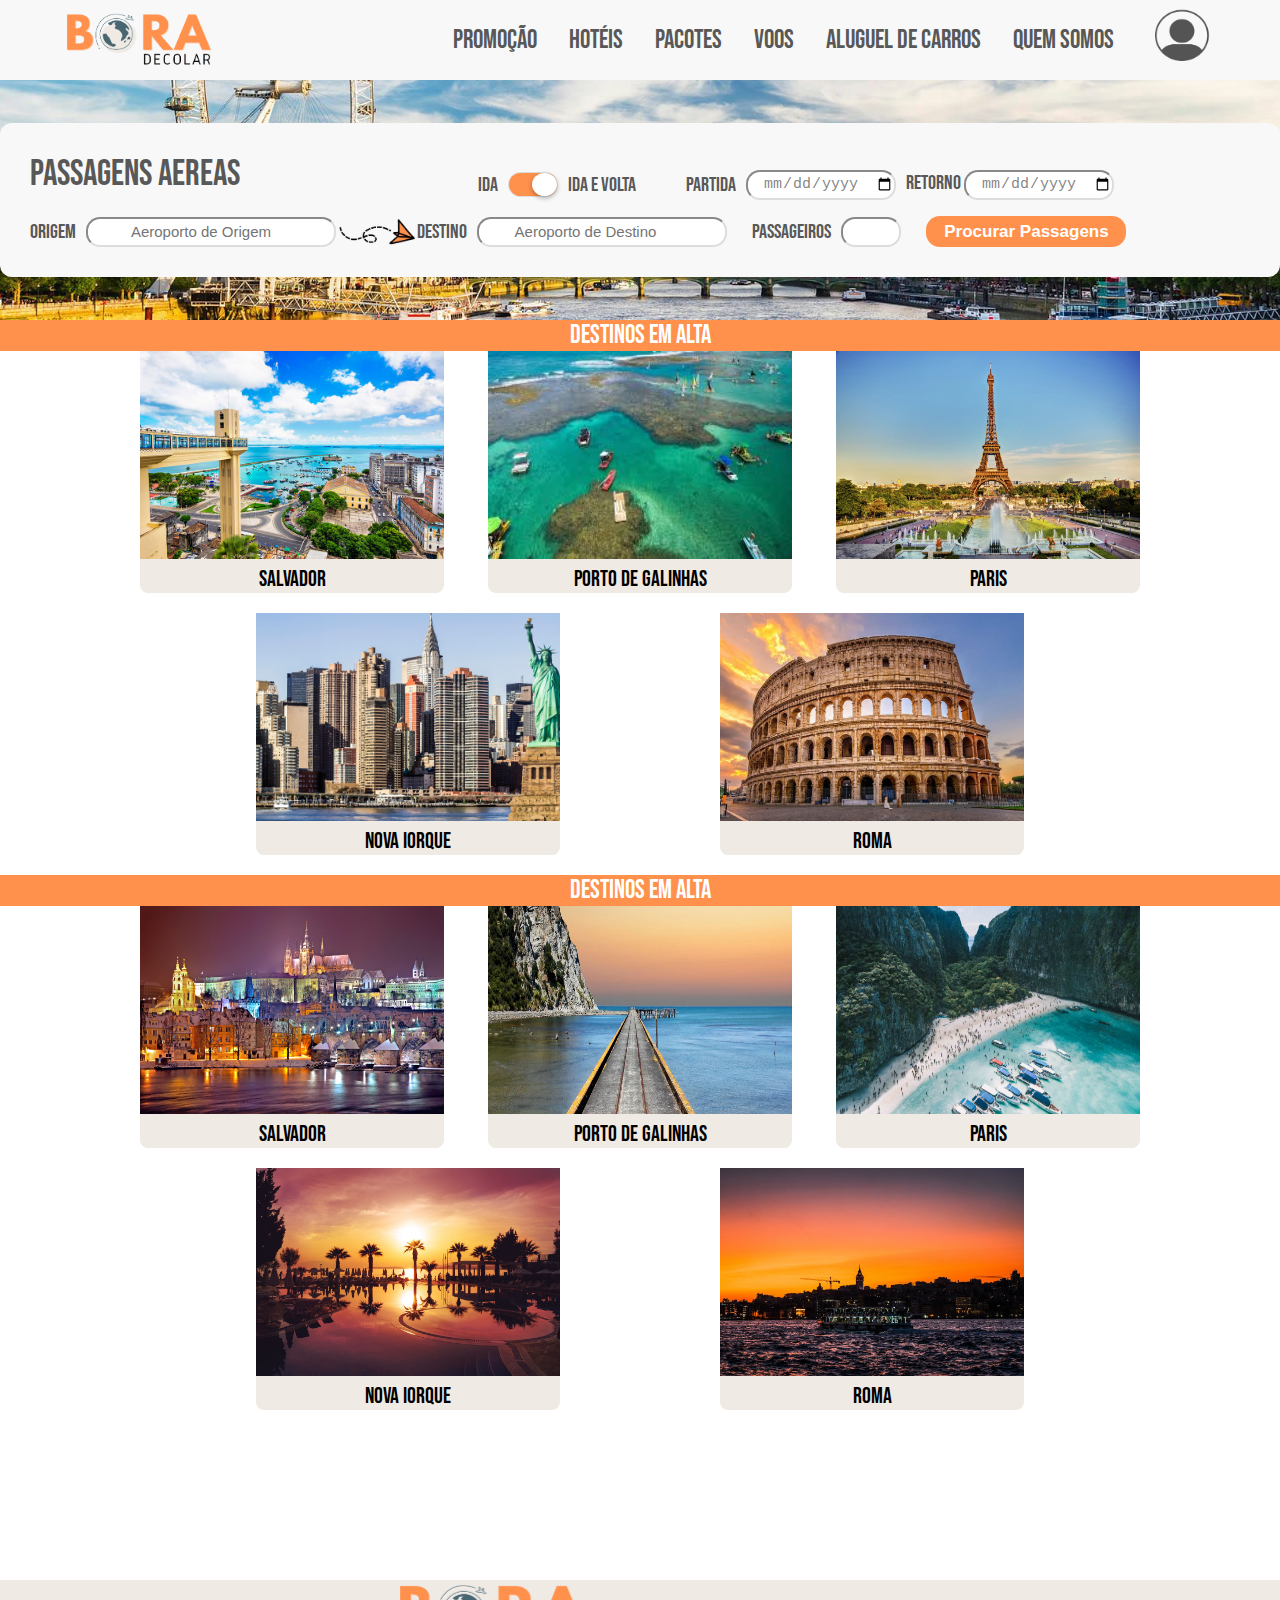
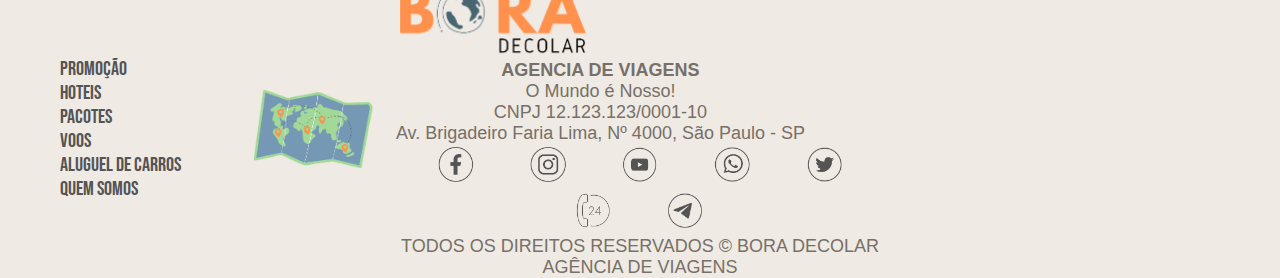
<file: index.html>
<!DOCTYPE html>
<html lang="en">
<head>
    <meta charset="UTF-8">
    <meta http-equiv="X-UA-Compatible" content="IE=edge">
    <meta name="viewport" content="width=device-width, initial-scale=1.0">
    <title>Bora Decolar - Voos</title>
    <link href="./Css/voos.css" rel="stylesheet">
    <script src="./JavaScript/voos.js" defer></script>
</head>
<body>
    <header>
        <nav>
            <img src="./Imagens/IMG_Fixos/logo.png" alt="Logo Bora Decolar" width="150px" height="60px"/>

            <ul>
                <li><a href="./Paginas/promocao.html" id="desenv">Promoção</a></li>
                <li><a href="./Paginas/hoteis.html">Hotéis</a></li>
                <li><a href="./Paginas/pacotes.html">Pacotes</a></li>
                <li><a href="index.html">Voos</a></li>
                <li><a href="./Paginas/Locacao_Carros.html">Aluguel de Carros</a></li>
                <li><a href="./Paginas/quem_somos.html">Quem Somos</a></li>
                <li>
                    <a href="./Paginas/login.html"><img src="./Imagens/IMG_Fixos/perfil.png" alt="Perfil" width="70px" height="70px"/></a>
                </li>
            </ul>
        </nav>
    </header>

<main>
    <div id="pesquisar_voo">
        <section>
            <form>
                <strong>PASSAGENS AEREAS</strong>
                
                <div class="switch__container">
                    <span>Ida</span>
                    <input id="switch-shadow" class="switch switch--shadow" type="checkbox" name="idaVolta" checked="true">
                    <label for="switch-shadow" id="tese"></label>
                    <span>Ida e Volta</span>
                </div>  

                <div class="ida_volta">
                    <span id="espaco">&emsp;&emsp;&emsp;&emsp;&emsp;&emsp;&emsp;&emsp;&emsp;&emsp;&emsp;</span>
                    <label for="dataIda">Partida</label>
                    <input type="date" name="datadevoos" id="dataIda" class="data_input">
                    <div id="volta">
                        <label for="dataVolta">Retorno</label>
                        <input type="date" name="datadevoos" id="dataVolta" class="data_input" min="2023-01-01">
                    </div>
                </div>

                <div class="origem">
                    <label for="origem">Origem</label>
                    <input type="text" list="aeroportos" name="origemdestino" id="origem" class="local_input" placeholder="Aeroporto de Origem">
                </div>

                <img src="./Imagens/IMG/Voos/aviao_de_papel.png" height="30px"/>

                <div class="destino">
                    <label for="destino">Destino</label>
                    <input type="search" list="aeroportos" name="origemdestino" id="destino" class="local_input" placeholder="Aeroporto de Destino">
                </div>

                <div class="passageiros">
                    <label for="quantpessoas">Passageiros</label>
                    <input name="pessoas" type="number" id="quantpessoas" class="num_input">
                </div>

                <input id="procurar" type="button" value="Procurar Passagens" class="button">


                <datalist id="aeroportos">
                    <option value ="Guarulhos - Aerop. Inter.  Gov André Franco Montoro - GRU"></option>
                    <option value ="Lago Sul - Aeroporto Internacional Juscelino Kubitschek - BSB"></option>
                    <option value ="Rio de Janeiro - Aeroporto Internacional Antônio Carlos Jobim - GIG"></option>
                    <option value ="Vitória - Aeroporto Internacional Eurico de Aguiar Sales - VIX"></option>
                    <option value ="Salvador - Aeroporto Internacional Luís Eduardo Magalhães - SSA"></option>
                    <option value ="Confins - Aeroporto Internacional Tancredo Neves - CNF"></option>
                    <option value ="Fortaleza - Aeroporto Internacional Pinto Martins - FOR"></option>
                    <option value ="Manaus - Aeroporto Internacional Eduardo Gomes - MAO"></option>
                    <option value ="São Luís - Aeroporto Internacional Marechal Hugo da Cunha Machado - SLZ"></option>
                    <option value ="Porto Alegre - Aeroporto Internacional Salgado Filho - POA"></option>
                    <option value ="Recife - Aeroporto Internacional Gilberto Freyre - REC"></option>
                    <option value ="São José dos Pinhais - Aeroporto Internacional de Curitiba - CWB"></option>
                    <option value ="Belém - Aeroporto Internacional  Júlio Cezar Ribeiro - BEL"></option>

                </datalist>
            </form>
        </section>

    
        <P class="titulo_anuncio">DESTINOS EM ALTA</P>
        <div class="anuncios">
            <div class="caixa_anuncio">
                <img src="./Imagens/IMG/Voos/voos01.jpg" class="imagem_anuncio"/>
                <p>SALVADOR</p>
            </div>
            <div class="caixa_anuncio">
                <img src="./Imagens/IMG/Voos/voos02.jpg" class="imagem_anuncio"/>
                <p>PORTO DE GALINHAS</p>
            </div>
            <div class="caixa_anuncio">
                <img src="./Imagens/IMG/Voos/voos03.jpg" class="imagem_anuncio"/>
                <p>PARIS</p>
            </div>
            <div class="caixa_anuncio">
                <img src="./Imagens/IMG/Voos/voos04.jpg" class="imagem_anuncio"/>
                <p>NOVA IORQUE</p>
            </div>
            <div class="caixa_anuncio">
                <img src="./Imagens/IMG/Voos/voos05.jpg" class="imagem_anuncio"/>
                <p>ROMA</p>
            </div>
        </div>
        <P class="titulo_anuncio">DESTINOS EM ALTA</P>
        <div class="anuncios">
            <div class="caixa_anuncio">
                <img src="./Imagens/IMG/Voos/voos06.jpeg" class="imagem_anuncio"/>
                <p>SALVADOR</p>
            </div>
            <div class="caixa_anuncio">
                <img src="./Imagens/IMG/Voos/voos07.png" class="imagem_anuncio"/>
                <p>PORTO DE GALINHAS</p>
            </div>
            <div class="caixa_anuncio">
                <img src="./Imagens/IMG/Voos/voos08.jpg" class="imagem_anuncio"/>
                <p>PARIS</p>
            </div>
            <div class="caixa_anuncio">
                <img src="./Imagens/IMG/Voos/voos09.jpeg" class="imagem_anuncio"/>
                <p>NOVA IORQUE</p>
            </div>
            <div class="caixa_anuncio">
                <img src="./Imagens/IMG/Voos/voos10.jpeg" class="imagem_anuncio"/>
                <p>ROMA</p>
            </div>
        </div>
    </div>

    <div id="resultado_voo">
        <section>
            <div>
                <div class="resultado"  id="ROrigem">
                    <p>Origem</p>
                    <span id="SOrigem"></span>
                </div>
                <div class="resultado" id="RDestino">
                    <p>Destino</p>
                    <span id="SDestino"></span>
                </div>
                <div class="resultado" id="RIda">
                    <p>Ida</p>
                    <span id="SIda"></span>
                </div>
                <div class="resultado" id="RVolta">
                    <p>Volta</p>
                    <span id="SVolta"></span>
                </div>
                <div class="resultado" id="RPassageiros">
                    <p>Passageiros</p>
                    <span id="SPassageiros"></span>
                </div>

                <button id="btn">Nova Busca</button>
            </div>
        </section>

        <P class="titulo_anuncio">RESULTADOS DA PESQUISA</P>
        <div class="anuncios">
            <div class="caixa_anuncio">
                <div>
                    <img src="./Imagens/IMG/Pacotes/Pacotes_01.png" class="imagem_anuncio"/>
                    <p>7 Dias no Caribe - Aereo + Hospedagem + Tour</p>
                </div>
                <div>
                    <p class="preco">Preço por Pessoa</p>
                    <h3>R$ 13.200,00</h3>
                    <small> Taxas e impostos inclusos</small>
                    <button>Conferir</button>
                </div>
            </div>
            <div class="caixa_anuncio">
                <div>
                    <img src="./Imagens/IMG/Pacotes/Pacotes_02.png" class="imagem_anuncio"/>
                    <p>7 Dias na Disney - Aereo + Hospedagem + Entrada VIP</p>
                </div>
                <div>
                    <p class="preco">Preço por Pessoa</p>
                    <h3>R$ 13.200,00</h3>
                    <small> Taxas e impostos inclusos</small>
                    <button>Conferir</button>
                </div>
            </div>
            <div class="caixa_anuncio">
                <div>
                    <img src="./Imagens/IMG/Pacotes/Pacotes_03.png" class="imagem_anuncio"/>
                    <p>7 Dias no Parque Mundial - Aereo + Hospedagem + Sem Fila</p>
                </div>
                <div>
                    <p class="preco">Preço por Pessoa</p>
                    <h3>R$ 13.200,00</h3>
                    <small> Taxas e impostos inclusos</small>
                    <button>Conferir</button>
                </div>
            </div>
        </div>
        
    </div>
</main>
        
    <footer>

        <div class="lista_footer">
            <ul>
                <li><a href="./Paginas/promocao.html">PROMOÇÃO</a></li>
                <li><a href="./Paginas/hoteis.html">HOTEIS</a></li>
                <li><a href="./Paginas/pacotes.html">PACOTES</a></li>
                <li><a href="index.html">VOOS</a></li>
                <li><a href="./Paginas/Locacao_Carros.html">ALUGUEL DE CARROS</a></li>
                <li><a href="./Paginas/quem_somos.html">QUEM SOMOS</a></li>
            </ul>

            <img src="./Imagens/IMG_Fixos/mapa.png" class="imagen_footer"/>
        </div>

        <div class="company_info">
            <img src="./Imagens/IMG_Fixos/logo.png" class="imagen_footer" />
            <div>
                <h4>AGENCIA DE VIAGENS</h4>
                <p>O Mundo é Nosso!<br>CNPJ 12.123.123/0001-10<br>Av. Brigadeiro Faria Lima, Nº 4000, São Paulo - SP</p>
            </div>

            <div class="redes">
                <img src="./Imagens/IMG_Fixos/facebook_icon.png" />
                <img src="./Imagens/IMG_Fixos/instagram_icon.png" />
                <img src="./Imagens/IMG_Fixos/youtube_icon.png" />
                <img src="./Imagens/IMG_Fixos/whatsapp_icon.png" />
                <img src="./Imagens/IMG_Fixos/twitter_icon.png" />
                <img src="./Imagens/IMG_Fixos/telefone_icon.png" />
                <img src="./Imagens/IMG_Fixos/telegram_icon.png" />
            </div>
            <p>TODOS OS DIREITOS RESERVADOS © BORA DECOLAR AGÊNCIA DE VIAGENS</p>
        </div>

        <div class="branco"></div>

    </footer>


</body>
</html>
</file>
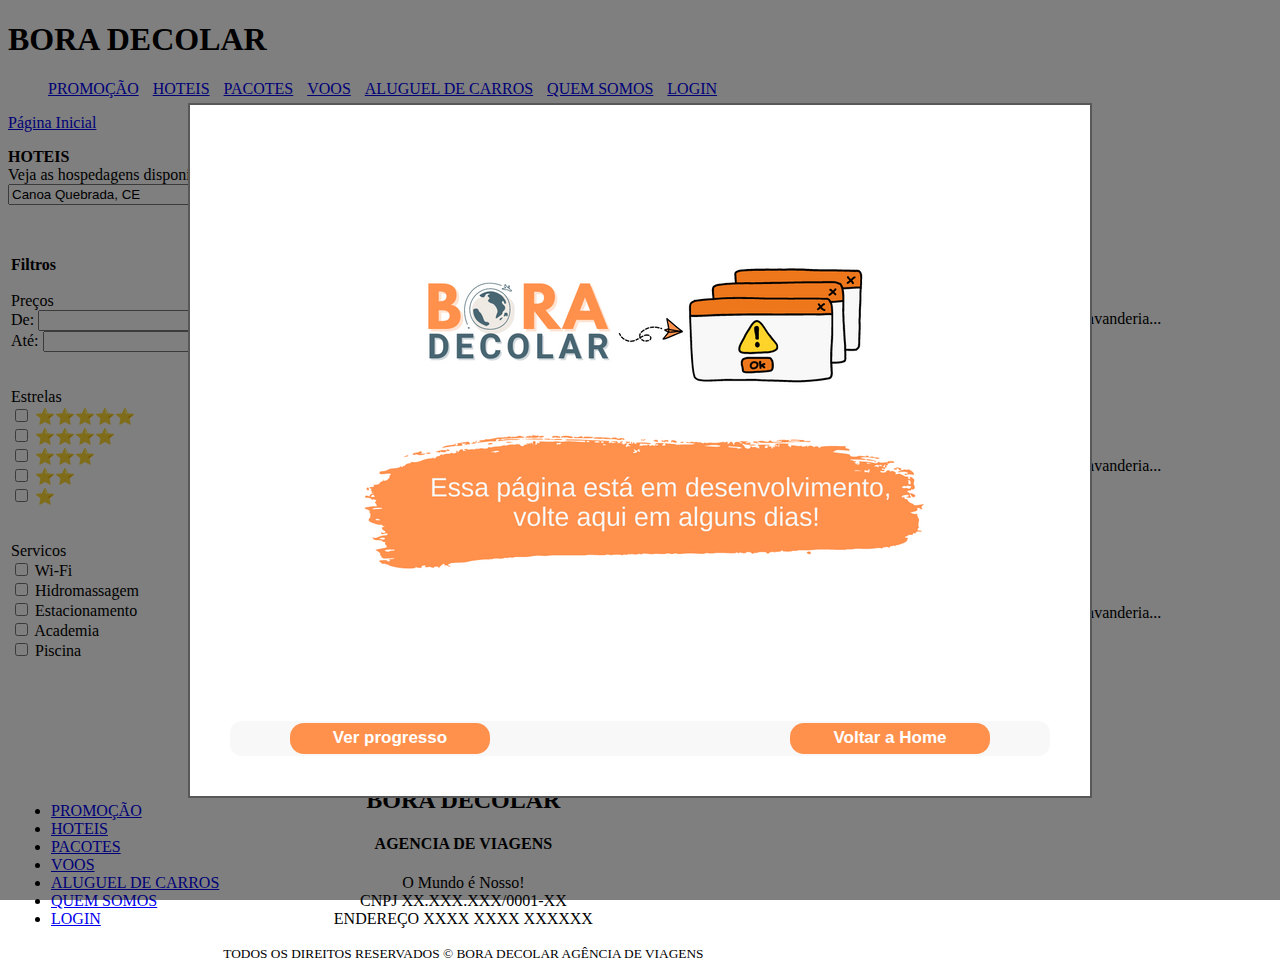
<file: Paginas/hoteis.html>
<!DOCTYPE html>
<html lang="en">
<head>
    <meta charset="UTF-8">
    <meta http-equiv="X-UA-Compatible" content="IE=edge">
    <meta name="viewport" content="width=device-width, initial-scale=1.0">
    <link href="../Css/hoteis.css" rel="stylesheet">
    <title>Hoteis</title>
    
    <style>
        .faixa ul { 
            display: flex;}
        .faixa ul li {
            list-style-type: none;
            padding-right: 14px;}
    </style>

</head>
<body>
    <header>
        <h1>BORA DECOLAR</h1>
    </header>

    <nav class="faixa">
        <ul>
            <li><a href="promocao.html">PROMOÇÃO</a></li>
            <li><a href="hoteis.html">HOTEIS</a></li>
            <li><a href="pacotes.html">PACOTES</a></li>
            <li><a href="../index.html" id="home">VOOS</a></li>
            <li><a href="Locacao_Carros.html">ALUGUEL DE CARROS</a></li>
            <li><a href="quem_somos.html">QUEM SOMOS</a></li>
            <li><a href="login.html">LOGIN</a></li>
        </ul>

        <p><a href="../index.html">Página Inicial</a></p>

    </nav>

    <form>
        <strong class="espacado55px">HOTEIS</strong>
        <br>
        
        <label for="acomodacao">Veja as hospedagens disponíveis para:</label><br>
        <input type="text" name="hospedagem" id="localizacao" value="Canoa Quebrada, CE">
        <span>&emsp;</span>
        <label for="checkin">Check-In</label>
        <input type="date" name="check" id="checkin">
        <span>&emsp;</span>
        <label for="checkout">Check-Out</label>
        <input type="date" name="check" id="checkout">
        <span>&emsp;</span>
        <select name="pessoas" id="quantpessoas">
            <option value="1">01 Hospede</option>
            <option value="2">02 Hospedes</option>
            <option value="3">03 Hospedes</option>
            <option value="4">04 Hospedes</option>
            <option value="5">05 Hospedes</option>
            <option value="6">06 Hospedes</option>
            <option value="7">07 Hospedes</option>
            <option value="8">08 Hospedes</option>
        </select>
        <span>&emsp;</span>
        <input type="submit" value="Nova Busca">
    </form>

    <section>
        <table>
            <tr>
             <td>
                <aside>
                    <strong>Filtros</strong>
                    <br><br>
                    <form>
                        <div>
                            <label name="precos">Preços</label>
                            <br>
                            <label for="precomin" name="precos">De:</label>
                            <input type="number" name="precos" id="precomin" value="Preço Min."><br>
                            <label for="precomax" name="precos">Até:</label>
                            <input type="number" name="precos" id="precomax" value="Preço Max."><br>
                            <br><br>
                        </div>
            
                        <div>
                            <label name="estrelas">Estrelas</label>
                            <br>
                            <input type="checkbox" name="estrelas" id="5estrelas">
                            <label for="5estrelas">⭐⭐⭐⭐⭐</label>
                            <br>
                            <input type="checkbox" name="estrelas" id="4estrelas">
                            <label for="4estrelas">⭐⭐⭐⭐</label>
                            <br>
                            <input type="checkbox" name="estrelas" id="3estrelas">
                            <label for="3estrelas">⭐⭐⭐</label>
                            <br>
                            <input type="checkbox" name="estrelas" id="2estrelas">
                            <label for="2estrelas">⭐⭐</label>
                            <br>
                            <input type="checkbox" name="estrelas" id="1estrela">
                            <label for="1estrela">⭐</label><br>
                            <br><br>
                        </div>
            
                        <div>
                            <label name="servicos">Servicos</label>
                            <br>
                            <input type="checkbox" name="servicos" id="wifi">
                            <label for="wifi">Wi-Fi</label>
                            <br>
                            <input type="checkbox" name="servicos" id="hidro">
                            <label for="hidro">Hidromassagem</label>
                            <br>
                            <input type="checkbox" name="servicos" id="Estacionamento">
                            <label for="Estacionamento">Estacionamento</label>
                            <br>
                            <input type="checkbox" name="servicos" id="academia">
                            <label for="academia">Academia</label>
                            <br>
                            <input type="checkbox" name="servicos" id="piscina">
                            <label for="piscina">Piscina</label>
                            <br><br>
                        </div>
                    </form>
                </aside>
             </td>



            <td>
                <br><br><br>
                <img  width="250" height="150" src="../Imagens/IMG/Hoteis/hotel01.png"/><br>
                <img  width="250" height="150" src="../Imagens/IMG/Hoteis/hotel02.png"/><br>
                <img  width="250" height="150" src="../Imagens/IMG/Hoteis/hotel03.png"/>
            </td>
                
            <td>
                <strong>Pousada La Dolce Vita</strong></br>Café da manhã incluso, cancelamento grátis até o dia 28/12, wi-fi, piscina, restaurante, suite, lavanderia...<br><button>Conferir</button><br><br><br><br><br><br>
                <strong>Pousada La Dolce Vita</strong></br>Café da manhã incluso, cancelamento grátis até o dia 28/12, wi-fi, piscina, restaurante, suite, lavanderia...<br><button>Conferir</button><br><br><br><br><br><br>
                <strong>Pousada La Dolce Vita</strong></br>Café da manhã incluso, cancelamento grátis até o dia 28/12, wi-fi, piscina, restaurante, suite, lavanderia...<br><button>Conferir</button>
            </td>

              
            </tr>
           
        </table>

    </section>

    <br><br>
    <footer>
        <table>
            <tr>
                <td>
                    <ul>
                        <li><a href="promocao.html">PROMOÇÃO</a></li>
                        <li><a href="hoteis.html">HOTEIS</a></li>
                        <li><a href="pacotes.html">PACOTES</a></li>
                        <li><a href="../index.html">VOOS</a></li>
                        <li><a href="Locacao_Carros.html">ALUGUEL DE CARROS</a></li>
                        <li><a href="quem_somos.html">QUEM SOMOS</a></li>
                        <li><a href="login.html">LOGIN</a></li>
                    </ul>
                </td>
              
                <td>
                    <center>
                        <h2>BORA DECOLAR</h2>
                        <h4>AGENCIA DE VIAGENS</h4>
                        <p>O Mundo é Nosso!<br>CNPJ XX.XXX.XXX/0001-XX<br>ENDEREÇO XXXX XXXX XXXXXX</p>
            
                        <small>TODOS OS DIREITOS RESERVADOS © BORA DECOLAR AGÊNCIA DE VIAGENS</small>
                    </center>
                </td> 
            </tr>
           
          </table>

    </footer>

    <div id="modal-alert" class="modal-container">
        <div class="modal">
            <img src="../Imagens/IMG_Fixos/Bora_Decolar.png">
            <form>
                <input type="button" class="button" value="Ver progresso" id="fechar">
                <input type="button" class="button" value="Voltar a Home" id="voltarhome">
            </form>
        </div>
        </div>
        <script>
                let modal = document.getElementById("modal-alert");
                let fechar = document.getElementById("fechar");
                let voltarHome = document.getElementById("voltarhome");
                let home = document.getElementById("home");
    
                modal.classList.add("mostrar");
    
                fechar.addEventListener("click", (e=>{
                    modal.classList.remove("mostrar")
                }))
                voltarHome.addEventListener("click", (e=>{
                    home.click()
                }))
        </script>
</body>
</html>
</file>
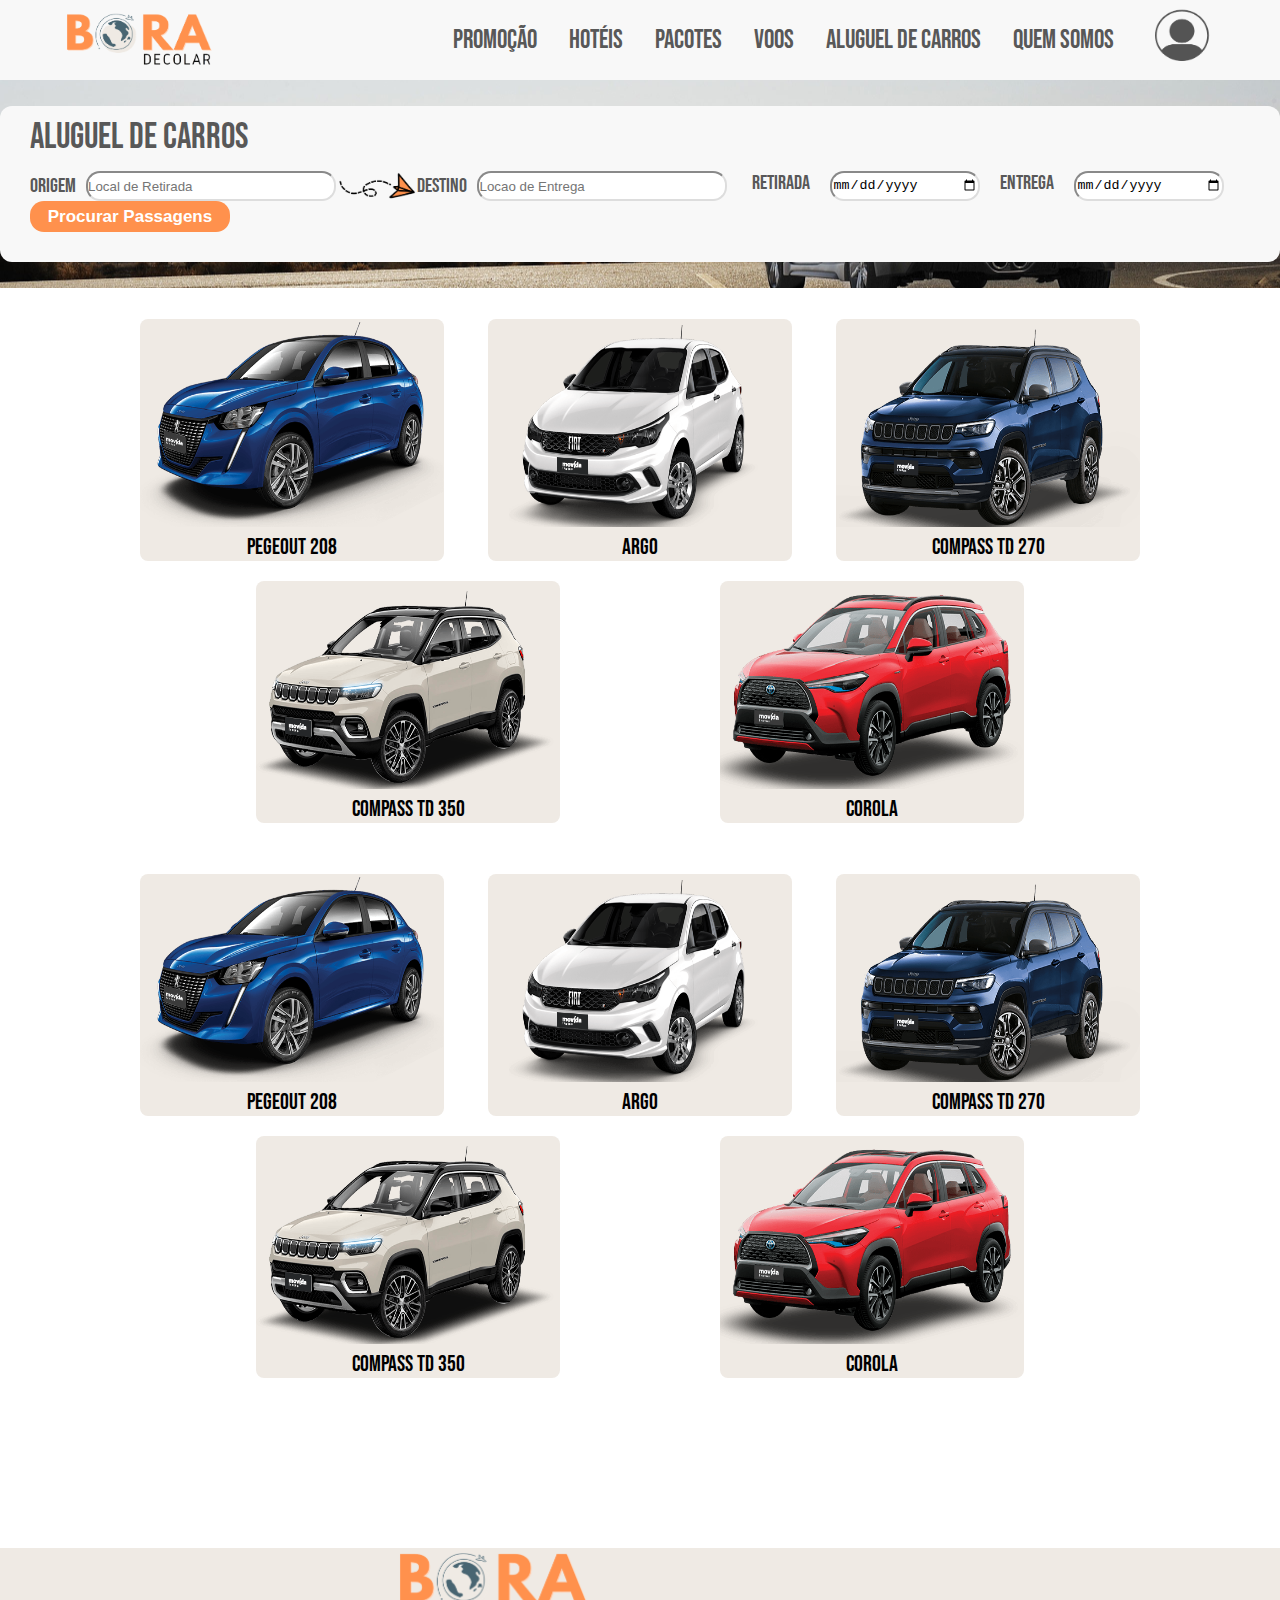
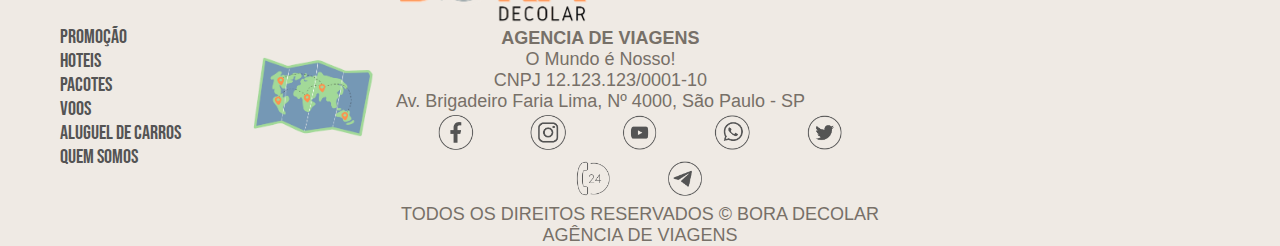
<file: Paginas/Locacao_Carros.html>
<!DOCTYPE html>
<html lang="en">
<head>
    <meta charset="UTF-8">
    <meta http-equiv="X-UA-Compatible" content="IE=edge">
    <meta name="viewport" content="width=device-width, initial-scale=1.0">
    <title>Aluguel de Carros</title>
    <link href="../Css/locacao_carros.css" rel="stylesheet">
</head>
<body>
    <header>
        <nav>
            <img src="../Imagens/IMG_Fixos/logo.png" alt="Logo Bora Decolar" width="150px" height="60px"/>

            <ul>
                <li><a href="promocao.html">Promoção</a></li>
                <li><a href="hoteis.html">Hotéis</a></li>
                <li><a href="pacotes.html">Pacotes</a></li>
                <li><a href="../index.html">Voos</a></li>
                <li><a href="Locacao_Carros.html">Aluguel de Carros</a></li>
                <li><a href="quem_somos.html">Quem Somos</a></li>
                <li>
                    <a href="login.html"><img src="../Imagens/IMG_Fixos/perfil.png" alt="Perfil" width="70px" height="70px"/></a>
                </li>
            </ul>
        </nav>
    </header>
  
    <main>
        <section>
            <form>
                <strong>ALUGUEL DE CARROS</strong>

                <div class="origem">
                    <label for="origem">Origem</label>
                    <input type="text" name="origemdestino" id="origem" class="local_input" placeholder="Local de Retirada">
                </div>

                <img src="../Imagens/IMG/Voos/aviao_de_papel.png" height="30px"/>

                <div class="destino">
                    <label for="destino">Destino</label>
                    <input type="text" name="origemdestino" id="destino" class="local_input" placeholder="Locao de Entrega">
                </div>

                
                <div class="retirada_entrega">
                    <label for="retirada">Retirada</label>
                    <input type="date" name="datacarros" id="retirada" class="data_input">
                    <label for="entrega">Entrega</label>
                    <input type="date" name="datacarros" id="entrega" class="data_input">
                </div>


                <input type="submit" value="Procurar Passagens" class="button">

            </form>
        </section>
        <P class="titulo_anuncio">DIRIJA COM CUIDADO</P>
        <div class="anuncios">
            <div class="caixa_anuncio">
                <img src="../Imagens/IMG/Locacao_carro/208ALLURE2-min.png" class="imagem_anuncio"/>
                <p>PEGEOUT 208</p>
            </div>
            <div class="caixa_anuncio">
                <img src="../Imagens/IMG/Locacao_carro/ARGO1.png" class="imagem_anuncio"/>
                <p>ARGO</p>
            </div>
            <div class="caixa_anuncio">
                <img src="../Imagens/IMG/Locacao_carro/COMPASST270_1.png" class="imagem_anuncio"/>
                <p>COMPASS TD 270</p>
            </div>
            <div class="caixa_anuncio">
                <img src="../Imagens/IMG/Locacao_carro/COMPASSTD350_1.png" class="imagem_anuncio"/>
                <p>COMPASS TD 350</p>
            </div>
            <div class="caixa_anuncio">
                <img src="../Imagens/IMG/Locacao_carro/COROLLACROSSXRV-min.png" class="imagem_anuncio"/>
                <p>COROLA</p>
            </div>
        </div>
        <P class="titulo_anuncio">DIRIJA COM CUIDADO</P>
        <div class="anuncios">
            <div class="caixa_anuncio">
                <img src="../Imagens/IMG/Locacao_carro/208ALLURE2-min.png" class="imagem_anuncio"/>
                <p>PEGEOUT 208</p>
            </div>
            <div class="caixa_anuncio">
                <img src="../Imagens/IMG/Locacao_carro/ARGO1.png" class="imagem_anuncio"/>
                <p>ARGO</p>
            </div>
            <div class="caixa_anuncio">
                <img src="../Imagens/IMG/Locacao_carro/COMPASST270_1.png" class="imagem_anuncio"/>
                <p>COMPASS TD 270</p>
            </div>
            <div class="caixa_anuncio">
                <img src="../Imagens/IMG/Locacao_carro/COMPASSTD350_1.png" class="imagem_anuncio"/>
                <p>COMPASS TD 350</p>
            </div>
            <div class="caixa_anuncio">
                <img src="../Imagens/IMG/Locacao_carro/COROLLACROSSXRV-min.png" class="imagem_anuncio"/>
                <p>COROLA</p>
            </div>
        </div>
        </div>

    </main>
        
    <footer>

        <div class="lista_footer">
            <ul>
                <li><a href="promocao.html">PROMOÇÃO</a></li>
                <li><a href="hoteis.html">HOTEIS</a></li>
                <li><a href="pacotes.html">PACOTES</a></li>
                <li><a href="../index.html">VOOS</a></li>
                <li><a href="Locacao_Carros.html">ALUGUEL DE CARROS</a></li>
                <li><a href="quem_somos.html">QUEM SOMOS</a></li>
            </ul>

            <img src="../Imagens/IMG_Fixos/mapa.png" class="imagen_footer"/>
        </div>

        <div class="company_info">
            <img src="../Imagens/IMG_Fixos/logo.png" class="imagen_footer" />
            <div>
                <h4>AGENCIA DE VIAGENS</h4>
                <p>O Mundo é Nosso!<br>CNPJ 12.123.123/0001-10<br>Av. Brigadeiro Faria Lima, Nº 4000, São Paulo - SP</p>
            </div>

            <div class="redes">
                <img src="../Imagens/IMG_Fixos/facebook_icon.png" />
                <img src="../Imagens/IMG_Fixos/instagram_icon.png" />
                <img src="../Imagens/IMG_Fixos/youtube_icon.png" />
                <img src="../Imagens/IMG_Fixos/whatsapp_icon.png" />
                <img src="../Imagens/IMG_Fixos/twitter_icon.png" />
                <img src="../Imagens/IMG_Fixos/telefone_icon.png" />
                <img src="../Imagens/IMG_Fixos/telegram_icon.png" />
            </div>
            <p>TODOS OS DIREITOS RESERVADOS © BORA DECOLAR AGÊNCIA DE VIAGENS</p>
        </div>

        <div class="branco"></div>

    </footer>


</body>
</html>
</file>
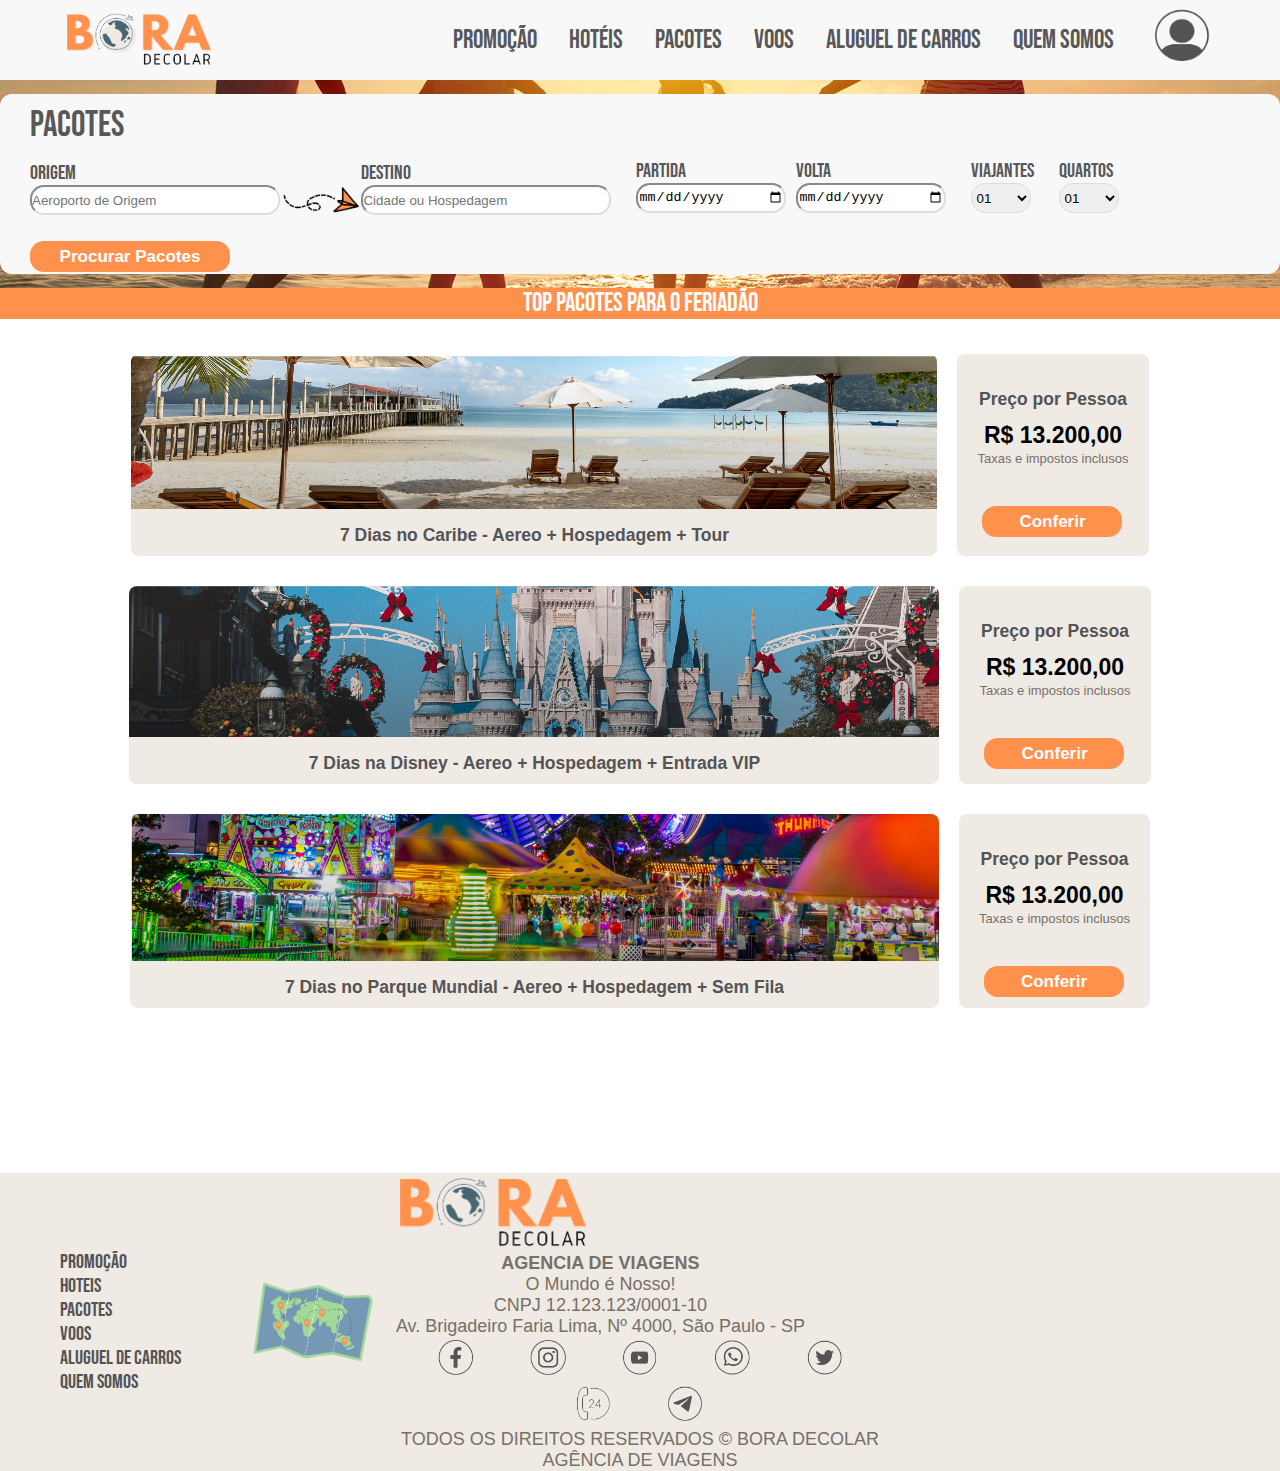
<file: Paginas/pacotes.html>
<!DOCTYPE html>
<html lang="en">
<head>
    <meta charset="UTF-8">
    <meta http-equiv="X-UA-Compatible" content="IE=edge">
    <meta name="viewport" content="width=device-width, initial-scale=1.0">
    <title>Pacotes</title>
    <link href="../Css/pacotes.css" rel="stylesheet">
</head>
<body>
    <header>
        <nav>
            <img src="../Imagens/IMG_Fixos/logo.png" alt="Logo Bora Decolar" width="150px" height="60px"/>

            <ul>
                <li><a href="promocao.html">Promoção</a></li>
                <li><a href="hoteis.html">Hotéis</a></li>
                <li><a href="pacotes.html">Pacotes</a></li>
                <li><a href="../index.html">Voos</a></li>
                <li><a href="Locacao_Carros.html">Aluguel de Carros</a></li>
                <li><a href="quem_somos.html">Quem Somos</a></li>
                <li>
                    <a href="login.html"><img src="../Imagens/IMG_Fixos/perfil.png" alt="Perfil" width="70px" height="70px"/></a>
                </li>
            </ul>
        </nav>
    </header>
    
    <main>
        <section>
            <form>
                <strong>PACOTES</strong>

                <div class="origem">
                    <label for="origem">Origem
                        <input type="text" name="origemdestino" id="origem" class="local_input" placeholder="Aeroporto de Origem">
                    </label>
                </div>

                <img src="../Imagens/IMG/Voos/aviao_de_papel.png" height="30px"/>

                <div class="destino">
                    <label for="destino">Destino
                        <input type="text" name="origemdestino" id="destino" class="local_input" placeholder="Cidade ou Hospedagem">
                    </label>
                </div>

                <div class="ida_volta">
                    <label for="dataIda">Partida
                        <input type="date" name="datadevoos" id="dataIda" class="data_input">
                    </label>

                    <label for="dataVolta">Volta
                        <input type="date" name="datadevoos" id="dataVolta" class="data_input">
                    </label>
                </div>

                <div class="passageiros">
                    <label for="quantpessoas">Viajantes
                        <select name="pessoas" id="quantpessoas" class="num_input">
                            <option value="1">01</option>
                            <option value="2">02</option>
                            <option value="3">03</option>
                            <option value="4">04</option>
                            <option value="5">05</option>
                            <option value="6">06</option>
                            <option value="7">07</option>
                            <option value="8">08</option>
                            <option value="9">09</option>
                            <option value="10">10</option>
                        </select>
                    </label>
                </div>

                <div class="passageiros">
                    <label for="quantpessoas">Quartos
                        <select name="pessoas" id="quantpessoas" class="num_input">
                            <option value="1">01</option>
                            <option value="2">02</option>
                            <option value="3">03</option>
                        </select>
                    </label>
                </div>

                <input type="submit" value="Procurar Pacotes" class="button">

            </form>
        </section>

        <P class="titulo_anuncio">TOP PACOTES PARA O FERIADÃO</P>
        <div class="anuncios">
            <div class="caixa_anuncio">
                <div>
                    <img src="../Imagens/IMG/Pacotes/Pacotes_01.png" class="imagem_anuncio"/>
                    <p>7 Dias no Caribe - Aereo + Hospedagem + Tour</p>
                </div>
                <div>
                    <p class="preco">Preço por Pessoa</p>
                    <h3>R$ 13.200,00</h3>
                    <small> Taxas e impostos inclusos</small>
                    <button>Conferir</button>
                </div>
            </div>
            <div class="caixa_anuncio">
                <div>
                    <img src="../Imagens/IMG/Pacotes/Pacotes_02.png" class="imagem_anuncio"/>
                    <p>7 Dias na Disney - Aereo + Hospedagem + Entrada VIP</p>
                </div>
                <div>
                    <p class="preco">Preço por Pessoa</p>
                    <h3>R$ 13.200,00</h3>
                    <small> Taxas e impostos inclusos</small>
                    <button>Conferir</button>
                </div>
            </div>
            <div class="caixa_anuncio">
                <div>
                    <img src="../Imagens/IMG/Pacotes/Pacotes_03.png" class="imagem_anuncio"/>
                    <p>7 Dias no Parque Mundial - Aereo + Hospedagem + Sem Fila</p>
                </div>
                <div>
                    <p class="preco">Preço por Pessoa</p>
                    <h3>R$ 13.200,00</h3>
                    <small> Taxas e impostos inclusos</small>
                    <button>Conferir</button>
                </div>
            </div>
        </div>
        </div>

    </main>

    <footer>

        <div class="lista_footer">
            <ul>
                <li><a href="promocao.html">PROMOÇÃO</a></li>
                <li><a href="hoteis.html">HOTEIS</a></li>
                <li><a href="pacotes.html">PACOTES</a></li>
                <li><a href="../index.html">VOOS</a></li>
                <li><a href="Locacao_Carros.html">ALUGUEL DE CARROS</a></li>
                <li><a href="quem_somos.html">QUEM SOMOS</a></li>
            </ul>

            <img src="../Imagens/IMG_Fixos/mapa.png" class="imagen_footer"/>
        </div>

        <div class="company_info">
            <img src="../Imagens/IMG_Fixos/logo.png" class="imagen_footer" />
            <div>
                <h4>AGENCIA DE VIAGENS</h4>
                <p>O Mundo é Nosso!<br>CNPJ 12.123.123/0001-10<br>Av. Brigadeiro Faria Lima, Nº 4000, São Paulo - SP</p>
            </div>

            <div class="redes">
                <img src="../Imagens/IMG_Fixos/facebook_icon.png" />
                <img src="../Imagens/IMG_Fixos/instagram_icon.png" />
                <img src="../Imagens/IMG_Fixos/youtube_icon.png" />
                <img src="../Imagens/IMG_Fixos/whatsapp_icon.png" />
                <img src="../Imagens/IMG_Fixos/twitter_icon.png" />
                <img src="../Imagens/IMG_Fixos/telefone_icon.png" />
                <img src="../Imagens/IMG_Fixos/telegram_icon.png" />
            </div>
            <p>TODOS OS DIREITOS RESERVADOS © BORA DECOLAR AGÊNCIA DE VIAGENS</p>
        </div>

        <div class="branco"></div>

    </footer>
</body>
</html>
</file>
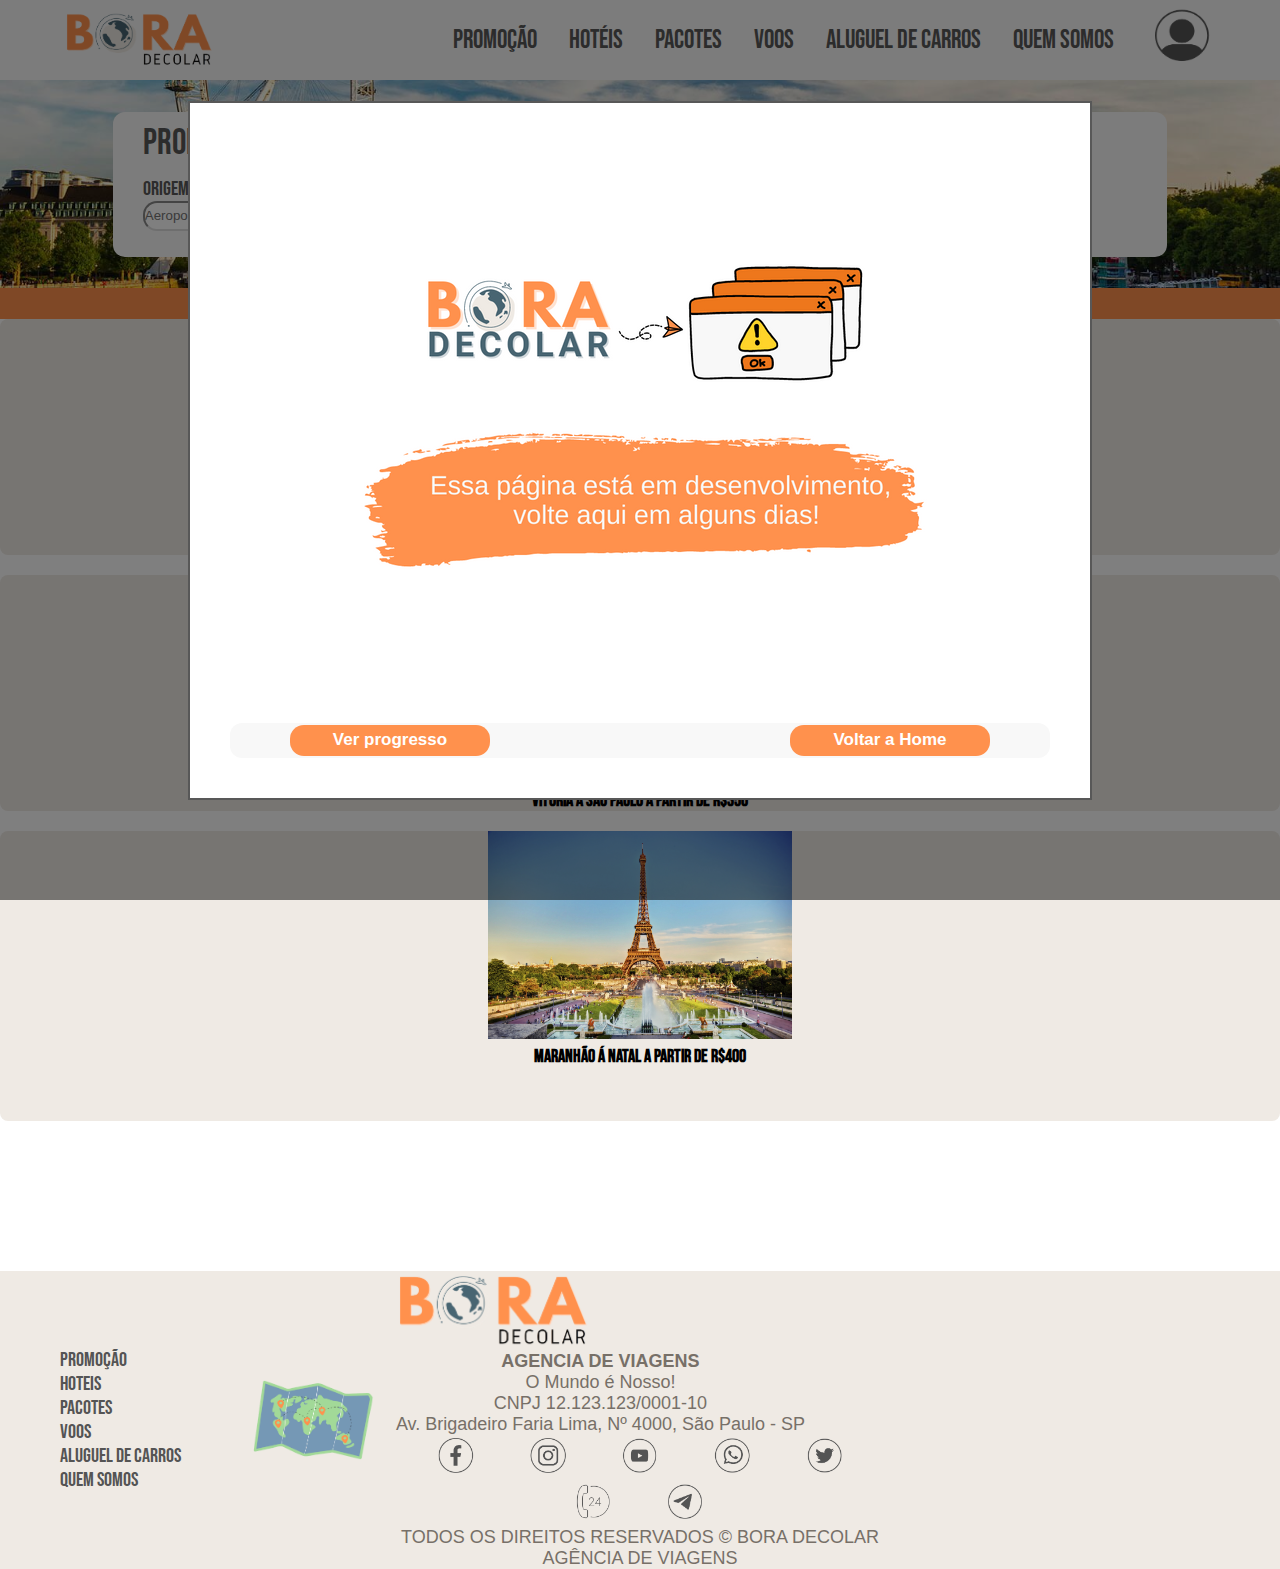
<file: Paginas/promocao.html>
<!DOCTYPE html>
<html lang="en">

<head>
  <meta charset="UTF-8">
  <meta http-equiv="X-UA-Compatible" content="IE=edge">
  <meta name="viewport" content="width=device-width, initial-scale=1.0">
    <link rel="preconnect" href="https://fonts.googleapis.com">
  <link rel="preconnect" href="https://fonts.gstatic.com" crossorigin>
  <link href="https://fonts.googleapis.com/css2?family=Maven+Pro&display=swap" rel="stylesheet">
  
  <link href="../Css/promocao.css" rel="stylesheet">
  <title>Promoções - Bora Decolar</title>
</head>

<body>
    <header>
        <nav>
            <img src="../Imagens/IMG_Fixos/logo.png" alt="Logo Bora Decolar" width="150px" height="60px"/>

            <ul>
                <li><a href="promocao.html">Promoção</a></li>
                <li><a href="hoteis.html">Hotéis</a></li>
                <li><a href="pacotes.html">Pacotes</a></li>
                <li><a href="../index.html" id="home">Voos</a></li>
                <li><a href="Locacao_Carros.html">Aluguel de Carros</a></li>
                <li><a href="quem_somos.html">Quem Somos</a></li>
                <li>
                    <a href="login.html"><img src="../Imagens/IMG_Fixos/perfil.png" alt="Perfil" width="70px" height="70px"/></a>
                </li>
            </ul>
        </nav>
    </header>

  
  <main>
    <section>
      <form>
          <strong>PROMOÇÕES AEREAS</strong>

          <div class="origem">
              <label for="origem">Origem
                  <input type="text" name="origemdestino" id="origem" class="local_input" placeholder="Aeroporto de Origem">
              </label>
          </div>

          <img src="../Imagens/IMG/Voos/aviao_de_papel.png" height="30px"/>

          <div class="destino">
              <label for="destino">Destino
                  <input type="text" name="origemdestino" id="destino" class="local_input" placeholder="Cidade ou Hospedagem">
              </label>
          </div>

          <input type="submit" value="Procurar Promos" class="button">

      </form>
  </section>


      <P class= "titulo_anuncio"> PROMOÇÕES </P>
      <div class="anuncio">
          <div class="caixa_anuncio">
            <img src="../Imagens/IMG/Voos/voos04.jpg" class="imagem_anuncio"/>
            <p><h5>SÃO PAULO Á SALVADOR A PARTIR DE R$750</h5></p>
          </div>


          <div class="caixa_anuncio">
            <img src="../Imagens/IMG/Voos/voos02.jpg" class="imagem_anuncio"/>
            <p><h5>VITORIA Á SÃO PAULO A PARTIR DE R$350</h5></p>
          </div>


          <div class="caixa_anuncio">
            <img src="../Imagens/IMG/Voos/voos03.jpg" class="imagem_anuncio"/>
            <p><h5>MARANHÃO Á NATAL A PARTIR DE R$400</h5></p>
            <br><br>
          </div>
       </div>    
      
        
                
  </main>
      <footer>

        <div class="lista_footer">
            <ul>
                <li><a href="promocao.html">PROMOÇÃO</a></li>
                <li><a href="hoteis.html">HOTEIS</a></li>
                <li><a href="pacotes.html">PACOTES</a></li>
                <li><a href="../index.html">VOOS</a></li>
                <li><a href="Locacao_Carros.html">ALUGUEL DE CARROS</a></li>
                <li><a href="quem_somos.html">QUEM SOMOS</a></li>
            </ul>

            <img src="../Imagens/IMG_Fixos/mapa.png" class="imagen_footer"/>
        </div>

        <div class="company_info">
            <img src="../Imagens/IMG_Fixos/logo.png" class="imagen_footer" />
            <div>
                <h4>AGENCIA DE VIAGENS</h4>
                <p>O Mundo é Nosso!<br>CNPJ 12.123.123/0001-10<br>Av. Brigadeiro Faria Lima, Nº 4000, São Paulo - SP</p>
            </div>

            <div class="redes">
                <img src="../Imagens/IMG_Fixos/facebook_icon.png" />
                <img src="../Imagens/IMG_Fixos/instagram_icon.png" />
                <img src="../Imagens/IMG_Fixos/youtube_icon.png" />
                <img src="../Imagens/IMG_Fixos/whatsapp_icon.png" />
                <img src="../Imagens/IMG_Fixos/twitter_icon.png" />
                <img src="../Imagens/IMG_Fixos/telefone_icon.png" />
                <img src="../Imagens/IMG_Fixos/telegram_icon.png" />
            </div>
            <p>TODOS OS DIREITOS RESERVADOS © BORA DECOLAR AGÊNCIA DE VIAGENS</p>
        </div>

        <div class="branco"></div>

      </footer>

    <div id="modal-alert" class="modal-container">
    <div class="modal">
        <img src="../Imagens/IMG_Fixos/Bora_Decolar.png">
        <form>
            <input type="button" class="button" value="Ver progresso" id="fechar">
            <input type="button" class="button" value="Voltar a Home" id="voltarhome">
        </form>
    </div>
    </div>
    <script>
            let modal = document.getElementById("modal-alert");
            let fechar = document.getElementById("fechar");
            let voltarHome = document.getElementById("voltarhome");
            let home = document.getElementById("home");

            modal.classList.add("mostrar");

            fechar.addEventListener("click", (e=>{
                modal.classList.remove("mostrar")
            }))
            voltarHome.addEventListener("click", (e=>{
                home.click()
            }))
    </script>
</body>

</html>
</file>
<file: Css/hoteis.css>
.modal-container form{
  background: #f8f8f8 ;
  font-size: 20px;
  color: #585858;
  padding: 0.1em 1.5em;
  padding-right: 0;
  border-radius: 12px;
  width:  auto;
  display: flex;
  flex-wrap: wrap;
  align-items: center;
}
.modal-container{
    width: 100%;
    height: 100%;
    position: fixed;
    background: rgba(0,0,0,.5);
    top: 0px;
    left: 0px;
    z-index: 2000;
    display: none;
    justify-content: center;
    align-items: center;
  
  }
  
  .modal{
    background-color: #ffffff;
    width: auto;
    min-width: 300px;
    padding: 40px;
    border: 2px solid #585858;
  }
  
  .mostrar{
    display: flex;
  }
  
  @keyframes modal {
    from{
      opacity: 0;
      transform: translate3d(0.-60px,0);
    }
    to{
      opacity: 1;
      transform: translate3d(0,0,0);
    }
  }
  
  .mostrar .modal{
    animation: modal .3s;
  }

  #fechar{
    margin-left: 30px;
    margin-right: 300px;
  }

  .button{
    display: flex;
    background-color: #ff914d;
    color: white;
    font-weight: bold;
    font-size: 17px;
    height: 31px;
    width: 200px;
    border-radius: 14px;
    border: none;
    cursor: pointer;
    justify-content: center;
    align-items: center;
}
</file>
<file: Css/voos.css>
@import url('https://fonts.googleapis.com/css2?family=Bebas+Neue&display=swap');

/*RESET*/
* {
  margin: 0;
  padding: 0;
  box-sizing: border-box;
}

body {
  font-size: 1.6rem;
  font-family: 'Bebas Neue', cursive;
}

a {
  text-decoration: none;
  color: inherit;
}

/*BARRA DE NAVEGAÇÃO*/
header {
  display: flex;
  justify-content: center;
  background-color: #f8f8f8;
}

nav {
  display: flex;
  justify-content: space-between;
  align-items: center;


  color: #585858;
  height: 5rem;
  width: 90%;

  padding-left: 0;
  padding-right: 0;
}

nav ul{
  display: flex;
  list-style: none;
  gap: 2rem;
  align-items: center;
}

/*FORMULARIO DE PESQUISA*/
#pesquisar_voo section{
  background-image: url(../Imagens/IMG/Voos/banner.jpg);
  background-repeat: no-repeat; 
  background-size: cover;
  background-position: center 60%;
  height: 15rem;
  display: flex;
  justify-content: center;
  align-items: center;
}

#pesquisar_voo form{
  background: #f8f8f8 ;
  font-size: 20px;
  color: #585858;
  padding: 1.5em;
  padding-right: 0;
  border-radius: 12px;
  width: 80rem;
  display: flex;
  flex-wrap: wrap;
  align-items: center;
}

#pesquisar_voo form strong{
  font-family: 'Bebas Neue', cursive;
  font-size: 36px;
  font-weight: 100;
  margin-right: 15%;
  margin-bottom: 20px;
}

/*Botão Estilo iOS*/
#pesquisar_voo .switch__container {
  margin: 0 50px;
  width: auto;
  height: 20px;
  display: flex;
  align-items: center;
  gap: 10px;
}

#pesquisar_voo .switch {
  visibility: hidden;
  position: absolute;
  margin-left: -9999px;
}

#pesquisar_voo .switch + label {
  display: block;
  position: relative;
  cursor: pointer;
  outline: none;
  user-select: none;
}

#pesquisar_voo .switch--shadow + label {
  padding: 2px;
  width: 50px;
  height: 25px;
  background-color: #dddddd;
  border-radius: 60px;
}

#pesquisar_voo .switch--shadow + label:before,
#pesquisar_voo .switch--shadow + label:after {
  display: block;
  position: absolute;
  top: 1px;
  left: 1px;
  bottom: 1px;
  content: "";
}

#pesquisar_voo .switch--shadow + label:before {
  right: 1px;
  background-color: #f1f1f1;
  border-radius: 60px;
  transition: background 0.4s;
}

#pesquisar_voo .switch--shadow + label:after {
  width: 25px;
  background-color: #fff;
  border-radius: 100%;
  box-shadow: 0 2px 5px rgba(0, 0, 0, 0.3);
  transition: all 0.4s;
}

#pesquisar_voo .switch--shadow:checked + label:before {
  background-color: #ff914d;
}

#pesquisar_voo .switch--shadow:checked + label:after {
  transform: translateX(23px);
}

/* Datas */
#pesquisar_voo #espaco{
  display: none;
}

#pesquisar_voo .ida_volta{
  display: flex;
  gap: 10px;
  align-items: center;
  justify-content: center;
}

#pesquisar_voo .data_input{
  border-radius: 14px;
  height: 30px;
  width: 150px;
  border-color: #dddddd;
  cursor: pointer;
}

/* Local */
#pesquisar_voo .origem{
  display: flex;
  gap: 10px;
  display: flex;
  align-items: center;
}

#pesquisar_voo .destino{
  margin-right: 25px;
  display: flex;
  gap: 10px;
  display: flex;
  align-items: center;
}



#pesquisar_voo .local_input{
  border-radius: 14px;
  height: 30px;
  width: 250px;
  border-color: #dddddd;
  display: flex;
  align-items: center;
}

#pesquisar_voo .num_input{
  border-radius: 14px;
  height: 30px;
  width: 60px;
  border-color: #dddddd;
  display: flex;
  align-items: center;
  cursor: pointer;
}

#pesquisar_voo .passageiros{
  display: flex;
  gap: 10px;
  display: flex;
  align-items: center;
  margin-right: 25px;
}

#pesquisar_voo .button{
  background-color: #ff914d;
  color: white;
  font-weight: bold;
  font-size: 17px;
  height: 31px;
  width: 200px;
  border-radius: 14px;
  border: none;
  cursor: pointer;
}

#pesquisar_voo input{
  text-align: center;
  font-size: 15px;
  color:rgba(0, 0, 0, 0.51)
}
/* ---------------------------*/

#pesquisar_voo .anuncios{
  display: flex;
  justify-content: space-evenly;
  margin: 0 6rem;
  flex-wrap: wrap;
}

#pesquisar_voo .titulo_anuncio{
  display: block;
  text-align: center;
  background-color: #ff914d;
  color: white;
}

#pesquisar_voo .caixa_anuncio{
  text-align: center;
  background-color: #efeae4;
  border-radius: 8px;
  font-size: 22px;
  margin-bottom: 20px;
}

#pesquisar_voo .imagem_anuncio{
  height: 13rem;
  width: 19rem;
  cursor: pointer;
}

/*FOOTER*/
footer{
  background-color: #efeae4;
  color: #545454;
  display: flex;
  align-items: center;
  margin-top: 150px;
  justify-content: space-between;
}

footer div ul{
  list-style: none;
  margin: 30px 60px;
  font-size: 20px;
}

.lista_footer{
  width: 600px;
  display: flex;
  align-items: center;
  gap: 2%;
}

.company_info{
  width: 740px;
  font-family: 'Open Sans', sans-serif;
  color: #777068;
  display: flex;
  gap: 4%;
  flex-wrap: wrap;
  font-size: 18px;
  text-align: center;
  align-items: center;
}

.imagen_footer{
  height: 80px;
}

.redes img{
  height: 35px;
  margin: 3px 25px;
}

.branco{
  width: 600px;
}







#resultado_voo{
  display: none;
}


/*FORMULARIO DE PESQUISA*/
#resultado_voo section{
  background-image: url(../Imagens/IMG/Voos/banner.jpg);
  background-repeat: no-repeat; 
  background-size: cover;
  background-position: center 60%;
  height: 100PX;
  display: flex;
  justify-content: center;
  align-items: center;
}

#resultado_voo section div{
  background: #f8f8f8 ;
  font-size: 12px;
  color: #585858;
  padding: 0.5em;
  padding-right: 0;
  border-radius: 12px;
  width: auto;
  display: flex;
  align-items: center;
}

#resultado_voo .resultado{
  display: block;
  font-family: 'Open Sans', sans-serif;
}

#resultado_voo .resultado p{
  justify-content: left;
  font-size: 12px;
}

#resultado_voo .resultado span{
  font-size: 20px;
  
}

#resultado_voo #btn{
  display: flex;
  background-color: #ff914d;
  color: white;
  font-weight: bold;
  font-size: 12px;
  height: 30px;
  width: 500px;
  border-radius: 14px;
  border: none;
  cursor: pointer;
  justify-content: center;
  align-items: center;
  margin-right: 10px;
}


/* ---------------------------*/

#resultado_voo .titulo_anuncio{
  display: block;
  text-align: center;
  background-color: #ff914d;
  color: white;
}

#resultado_voo .anuncios{
  display: flex;
  align-items: center;
  justify-content: center;
  margin: 20px;
  flex-wrap: wrap;
}

#resultado_voo .caixa_anuncio{
  display: flex;
  justify-content: center;
  gap: 20px;
  font-family: 'Open Sans', sans-serif;
  margin: 15px;
}

#resultado_voo .caixa_anuncio div{
  background-color: #efeae4;
  border-radius: 8px;
  justify-content: center;
}

#resultado_voo .caixa_anuncio img{
  border-radius: 8px 8px 0px 0px;
}

#resultado_voo .caixa_anuncio p{
  font-size: 17.5px;
  display: flex;
  justify-content: center;
  color: #545454;
  padding: 10px;
  font-weight: bold;
}

#resultado_voo .preco{
  font-size: 17.5px;
  display: flex;
  justify-content: center;
  color: #545454;
  padding: 10px;
  margin-top: 25px;
}

#resultado_voo .caixa_anuncio h3{
  display: flex;
  color: #000000;
  font-size: 23px;
  justify-content: center;
  padding: 2px 10px;
}

#resultado_voo .caixa_anuncio small{
  display: flex;
  color: #777068;
  font-size: 13px;
  justify-content: center;
  padding: 0px 20px;
}

#resultado_voo .caixa_anuncio button{
  display: flex;
  background-color: #ff914d;
  color: white;
  font-weight: bold;
  font-size: 17px;
  height: 31px;
  width: 140px;
  border-radius: 14px;
  border: none;
  cursor: pointer;
  justify-content: center;
  align-items: center;
  margin: 40px 25px 0px 25px;
}
</file>
<file: Css/locacao_carros.css>
@import url('https://fonts.googleapis.com/css2?family=Bebas+Neue&display=swap');

/*RESET*/
* {
  margin: 0;
  padding: 0;
  box-sizing: border-box;
}

body {
  font-size: 1.6rem;
  font-family: 'Bebas Neue', cursive;
}

a {
  text-decoration: none;
  color: inherit;
}

/*FOOTER*/
footer{
  background-color: #efeae4;
  color: #545454;
  display: flex;
  align-items: center;
  margin-top: 150px;
  justify-content: space-between;
}

footer div ul{
  list-style: none;
  margin: 30px 60px;
  font-size: 20px;
}

.lista_footer{
  width: 600px;
  display: flex;
  align-items: center;
  gap: 2%;
}

.company_info{
  width: 740px;
  font-family: 'Open Sans', sans-serif;
  color: #777068;
  display: flex;
  gap: 4%;
  flex-wrap: wrap;
  font-size: 18px;
  text-align: center;
  align-items: center;
}

.imagen_footer{
  height: 80px;
}

.redes img{
  height: 35px;
  margin: 3px 25px;
}

.branco{
  width: 600px;
}

/*BARRA DE NAVEGAÇÃO*/
header {
  display: flex;
  justify-content: center;
  background-color: #f8f8f8;
}

nav {
  display: flex;
  justify-content: space-between;
  align-items: center;


  color: #585858;
  height: 5rem;
  width: 90%;

  padding-left: 0;
  padding-right: 0;
}

nav ul{
  display: flex;
  list-style: none;
  gap: 2rem;
  align-items: center;
}

/*FORMULARIO DE PESQUISA*/
label, p {
  white-space: pre-line;
}

section{
   background-image: url(../Imagens/IMG/Locacao_carro/banner_carros.jpg);
   background-repeat: no-repeat; 
   background-size: cover;
   background-position: center 80%;
   height: 13rem;
   display: flex;
   justify-content: center;
   align-items: center;
}

form{
   background: #f8f8f8 ;
   font-size: 20px;
   color: #585858;
   padding: 0.1em 1.5em;
   padding-right: 0;
   border-radius: 12px;
   width:  1500px;
   display: flex;
   flex-wrap: wrap;
   align-items: center;
   padding-bottom: 30px;
}

form strong{
   font-family: 'Bebas Neue', cursive;
   font-size: 36px;
   font-weight: 100;
   margin-right: 70%;
   margin-bottom: 12px;
   margin-top: 8px;
}

/* Datas */

.data_input{
   border-radius: 14px;
   height: 30px;
   width: 150px;
   border-color: #dddddd;
   cursor: pointer;
}

/* Local */
.origem{
   display: flex;
   gap: 10px;
   display: flex;
   align-items: center;
}

.destino{
   margin-right: 25px;
   display: flex;
   gap: 10px;
   display: flex;
   align-items: center;

}

.local_input{
   border-radius: 14px;
   height: 30px;
   width: 250px;
   border-color: #dddddd;
   display: flex;
   align-items: center;
}

.num_input{
   border-radius: 14px;
   height: 30px;
   width: 60px;
   border-color: #dddddd;
   display: flex;
   align-items: center;
   cursor: pointer;
}

.passageiros, .ida_volta, .retirada_entrega{
   display: flex;
   gap: 20px;
   align-items:baseline;
   margin-right: 25px;
}

.button{
   display: flex;
   background-color: #ff914d;
   color: white;
   font-weight: bold;
   font-size: 17px;
   height: 31px;
   width: 200px;
   border-radius: 14px;
   border: none;
   cursor: pointer;
   justify-content: center;
   align-items: center;
}
 
/* ---------------------------*/

.anuncios{
  display: flex;
  justify-content: space-evenly;
  margin: 0 6rem;
  flex-wrap: wrap;
}

.titulo_anuncio{
  display: block;
  text-align: center;
  background-image: url(../Imagens/IMG/Locacao_carro/transparent-color-code-warning-tape-1-removebg-preview.png);
  color: white;
}

.caixa_anuncio{
  text-align: center;
  background-color: #efeae4;
  border-radius: 8px;
  font-size: 22px;
  margin-bottom: 20px;
}

.imagem_anuncio{
  height: 13rem;
  width: 19rem;
  cursor: pointer;
}
</file>
<file: Css/pacotes.css>
@import url('https://fonts.googleapis.com/css2?family=Bebas+Neue&display=swap');

/*RESET*/
* {
    margin: 0;
    padding: 0;
    box-sizing: border-box;
}

body {
    font-size: 1.6rem;
    font-family: 'Bebas Neue', cursive;
}

a {
    text-decoration: none;
    color: inherit;
}

/*BARRA DE NAVEGAÇÃO*/
header {
    display: flex;
    justify-content: center;
    background-color: #f8f8f8;
}

nav {
    display: flex;
    justify-content: space-between;
    align-items: center;


    color: #585858;
    height: 5rem;
    width: 90%;

    padding-left: 0;
    padding-right: 0;
}

nav ul{
    display: flex;
    list-style: none;
    gap: 2rem;
    align-items: center;
}

/*FOOTER*/
footer{
    background-color: #efeae4;
    color: #545454;
    display: flex;
    align-items: center;
    margin-top: 150px;
    justify-content: space-between;
}

footer div ul{
    list-style: none;
    margin: 30px 60px;
    font-size: 20px;
}

.lista_footer{
    width: 600px;
    display: flex;
    align-items: center;
    gap: 2%;
}

.company_info{
    width: 740px;
    font-family: 'Open Sans', sans-serif;
    color: #777068;
    display: flex;
    gap: 4%;
    flex-wrap: wrap;
    font-size: 18px;
    text-align: center;
    align-items: center;
}

.imagen_footer{
    height: 80px;
}

.redes img{
    height: 35px;
    margin: 3px 25px;
}

.branco{
    width: 600px;
}

/*FORMULARIO DE PESQUISA*/
label, p {
   white-space: pre-line;
}

section{
    background-image: url(../Imagens/IMG/Pacotes/banner.jpg);
    background-repeat: no-repeat; 
    background-size: cover;
    background-position: center 60%;
    height: 13rem;
    display: flex;
    justify-content: center;
    align-items: center;
}

form{
    background: #f8f8f8 ;
    font-size: 20px;
    color: #585858;
    padding: 0.1em 1.5em;
    padding-right: 0;
    border-radius: 12px;
    width:  auto;
    display: flex;
    flex-wrap: wrap;
    align-items: center;
}

form strong{
    font-family: 'Bebas Neue', cursive;
    font-size: 36px;
    font-weight: 100;
    margin-right: 100%;
    margin-bottom: 12px;
    margin-top: 8px;
}

/* Datas */

.data_input{
    border-radius: 14px;
    height: 30px;
    width: 150px;
    border-color: #dddddd;
    cursor: pointer;
}

/* Local */
.origem{
    display: flex;
    gap: 10px;
    display: flex;
    align-items: center;
}

.destino{
    margin-right: 25px;
    display: flex;
    gap: 10px;
    display: flex;
    align-items: center;
}

.local_input{
    border-radius: 14px;
    height: 30px;
    width: 250px;
    border-color: #dddddd;
    display: flex;
    align-items: center;
}

.num_input{
    border-radius: 14px;
    height: 30px;
    width: 60px;
    border-color: #dddddd;
    display: flex;
    align-items: center;
    cursor: pointer;
}

.passageiros, .ida_volta{
    display: flex;
    gap: 10px;
    align-items:baseline;
    margin-right: 25px;
    height: 82px;
}

.button{
    display: flex;
    background-color: #ff914d;
    color: white;
    font-weight: bold;
    font-size: 17px;
    height: 31px;
    width: 200px;
    border-radius: 14px;
    border: none;
    cursor: pointer;
    justify-content: center;
    align-items: center;
}
  

/* ---------------------------*/

.titulo_anuncio{
    display: block;
    text-align: center;
    background-color: #ff914d;
    color: white;
}

.anuncios{
    display: flex;
    align-items: center;
    justify-content: center;
    margin: 20px;
    flex-wrap: wrap;
}

.caixa_anuncio{
    display: flex;
    justify-content: center;
    gap: 20px;
    font-family: 'Open Sans', sans-serif;
    margin: 15px;
}

.caixa_anuncio div{
    background-color: #efeae4;
    border-radius: 8px;
    justify-content: center;
}

.caixa_anuncio img{
    border-radius: 8px 8px 0px 0px;
}

.caixa_anuncio p{
    font-size: 17.5px;
    display: flex;
    justify-content: center;
    color: #545454;
    padding: 10px;
    font-weight: bold;
}

.preco{
    font-size: 17.5px;
    display: flex;
    justify-content: center;
    color: #545454;
    padding: 10px;
    margin-top: 25px;
}

.caixa_anuncio h3{
    display: flex;
    color: #000000;
    font-size: 23px;
    justify-content: center;
    padding: 2px 10px;
}

.caixa_anuncio small{
    display: flex;
    color: #777068;
    font-size: 13px;
    justify-content: center;
    padding: 0px 20px;
}

.caixa_anuncio button{
    display: flex;
    background-color: #ff914d;
    color: white;
    font-weight: bold;
    font-size: 17px;
    height: 31px;
    width: 140px;
    border-radius: 14px;
    border: none;
    cursor: pointer;
    justify-content: center;
    align-items: center;
    margin: 40px 25px 0px 25px;
}
</file>
<file: Css/promocao.css>
@import url('https://fonts.googleapis.com/css2?family=Bebas+Neue&display=swap');

/*RESET*/
* {
    margin: 0;
    padding: 0;
    box-sizing: border-box;
}

body {
    font-size: 1.6rem;
    font-family: 'Bebas Neue', cursive;
}

a {
    text-decoration: none;
    color: inherit;
}

/*BARRA DE NAVEGAÇÃO*/
header {
    display: flex;
    justify-content: center;
    background-color: #f8f8f8;
}

nav {
    display: flex;
    justify-content: space-between;
    align-items: center;


    color: #585858;
    height: 5rem;
    width: 90%;

    padding-left: 0;
    padding-right: 0;
}

nav ul{
    display: flex;
    list-style: none;
    gap: 2rem;
    align-items: center;
}

/*FOOTER*/
footer{
    background-color: #efeae4;
    color: #545454;
    display: flex;
    align-items: center;
    margin-top: 150px;
    justify-content: space-between;
}

footer div ul{
    list-style: none;
    margin: 30px 60px;
    font-size: 20px;
}

.lista_footer{
    width: 600px;
    display: flex;
    align-items: center;
    gap: 2%;
}

.company_info{
    width: 740px;
    font-family: 'Open Sans', sans-serif;
    color: #777068;
    display: flex;
    gap: 4%;
    flex-wrap: wrap;
    font-size: 18px;
    text-align: center;
    align-items: center;
}

.imagen_footer{
    height: 80px;
}

.redes img{
    height: 35px;
    margin: 3px 25px;
}

.branco{
    width: 600px;
}

/*FORMULARIO DE PESQUISA*/
label, p {
   white-space: pre-line;
}

section{
    background-image: url(../Imagens/IMG/Voos/banner.jpg);
    background-repeat: no-repeat; 
    background-size: cover;
    background-position: center 60%;
    height: 13rem;
    display: flex;
    justify-content: center;
    align-items: center;
}

form{
    background: #f8f8f8 ;
    font-size: 20px;
    color: #585858;
    padding: 0.1em 1.5em;
    padding-right: 0;
    border-radius: 12px;
    width:  auto;
    display: flex;
    flex-wrap: wrap;
    align-items: center;
}

form strong{
    font-family: 'Bebas Neue', cursive;
    font-size: 36px;
    font-weight: 100;
    margin-right: 70%;
    margin-bottom: 12px;
    margin-top: 8px;
}

/* Datas */

.data_input{
    border-radius: 14px;
    height: 30px;
    width: 150px;
    border-color: #dddddd;
    cursor: pointer;
}

/* Local */
.origem{
    display: flex;
    gap: 10px;
    display: flex;
    align-items: center;
}

.destino{
    margin-right: 25px;
    display: flex;
    gap: 10px;
    display: flex;
    align-items: center;
}

.local_input{
    border-radius: 14px;
    height: 30px;
    width: 250px;
    border-color: #dddddd;
    display: flex;
    align-items: center;
}

.num_input{
    border-radius: 14px;
    height: 30px;
    width: 60px;
    border-color: #dddddd;
    display: flex;
    align-items: center;
    cursor: pointer;
}

.passageiros, .ida_volta{
    display: flex;
    gap: 10px;
    align-items:baseline;
    margin-right: 25px;
    height: 82px;
}

.button{
    display: flex;
    background-color: #ff914d;
    color: white;
    font-weight: bold;
    font-size: 17px;
    height: 31px;
    width: 200px;
    border-radius: 14px;
    border: none;
    cursor: pointer;
    justify-content: center;
    align-items: center;
}
  
.anuncios{
    display: flex;
    justify-content: space-evenly;
    margin: 0 6rem;
    flex-wrap: wrap;
  }
  
  .titulo_anuncio{
    display: block;
    text-align: center;
    background-color: #ff914d;
    color: white;
  }
  
  .caixa_anuncio{
    text-align: center;
    background-color: #efeae4;
    border-radius: 8px;
    font-size: 22px;
    margin-bottom: 20px;
  }
  
  .imagem_anuncio{
    height: 13rem;
    width: 19rem;
    cursor: pointer;
  }
  
  .modal-container{
    width: 100%;
    height: 100%;
    position: fixed;
    background: rgba(0,0,0,.5);
    top: 0px;
    left: 0px;
    z-index: 2000;
    display: none;
    justify-content: center;
    align-items: center;
  
  }
  
  .modal{
    background-color: #ffffff;
    width: auto;
    min-width: 300px;
    padding: 40px;
    border: 2px solid #585858;
  }
  
  .mostrar{
    display: flex;
  }
  
  @keyframes modal {
    from{
      opacity: 0;
      transform: translate3d(0.-60px,0);
    }
    to{
      opacity: 1;
      transform: translate3d(0,0,0);
    }
  }
  
  .mostrar .modal{
    animation: modal .3s;
  }

  #fechar{
    margin-left: 30px;
    margin-right: 300px;
  }
</file>
